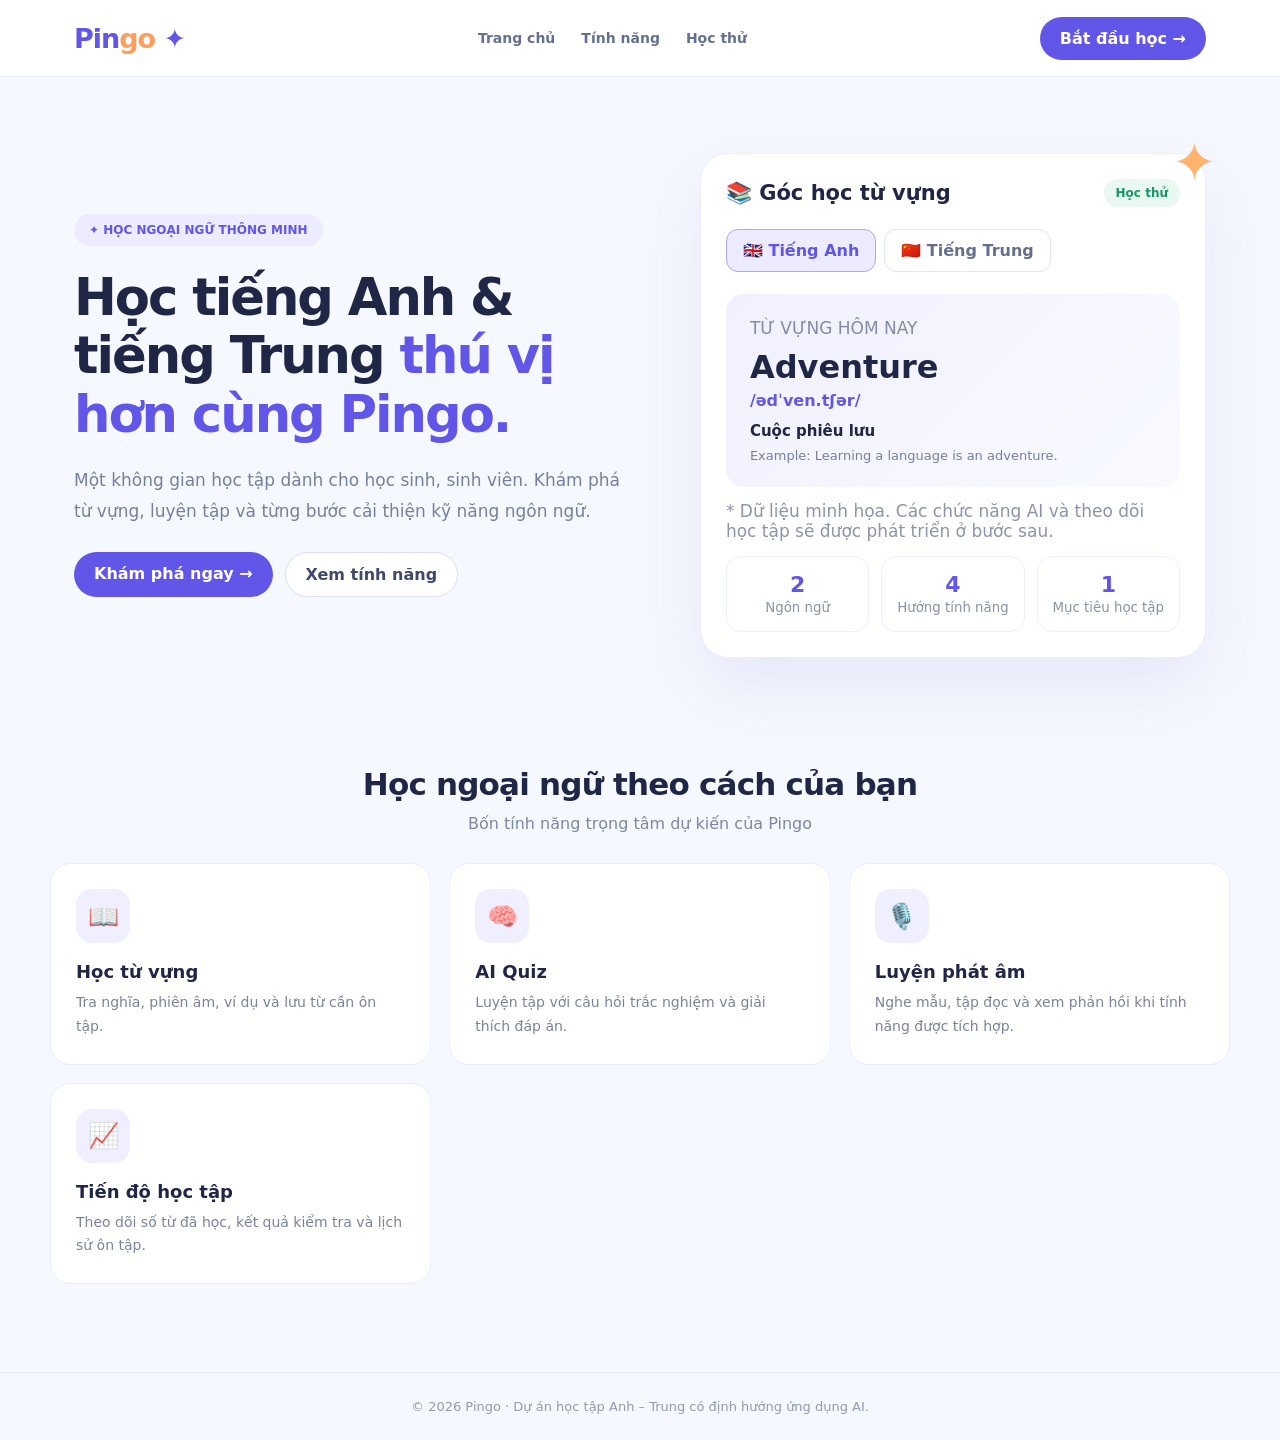
<file: pingo-index.html>
<!doctype html>
<html lang="vi">
<head>
  <meta charset="utf-8">
  <meta name="viewport" content="width=device-width, initial-scale=1">
  <meta name="theme-color" content="#f6f8ff">
  <title>Pingo | Học tiếng Anh & tiếng Trung</title>
  <style>
    :root{font-family:Inter,system-ui,-apple-system,'Segoe UI',sans-serif;color:#202746;background:#f6f8ff}
    *{box-sizing:border-box}body{margin:0}button{font:inherit;cursor:pointer}a{text-decoration:none;color:inherit}
    .shell{max-width:1180px;padding:0 24px;margin:auto}.topbar{background:#fff;border-bottom:1px solid #e8ebf8}
    nav{height:76px;display:flex;justify-content:space-between;align-items:center;gap:20px}
    .brand{font-size:27px;font-weight:850;color:#6256e9;letter-spacing:-1px}.brand span{color:#ff9d5c}
    .links{display:flex;gap:26px;font-weight:600;color:#65708f;font-size:14px}.links a:hover{color:#6256e9}
    .pill{border:0;border-radius:999px;background:#6256e9;color:#fff;padding:12px 20px;font-weight:700}
    .hero{display:grid;grid-template-columns:1.13fr 1fr;gap:54px;align-items:center;padding-top:76px;padding-bottom:73px}
    .eyebrow{display:inline-block;color:#6256e9;background:#ecebff;border-radius:50px;padding:9px 15px;font-weight:800;font-size:12px}
    h1{font-size:clamp(35px,4vw,56px);line-height:1.14;letter-spacing:-2px;margin:22px 0}h1 em{font-style:normal;color:#6256e9}
    .muted{color:#75809d;line-height:1.8}p{margin-top:0}.hero p{font-size:17px;max-width:560px}
    .actions{display:flex;flex-wrap:wrap;gap:12px;margin-top:26px}.secondary{border:1px solid #dbe0f6;background:white;border-radius:999px;padding:12px 20px;font-weight:700;color:#40496b}
    .preview{background:#fff;border:1px solid #ebedfc;border-radius:28px;padding:25px;box-shadow:0 28px 65px #5b63b51a;position:relative}
    .preview::after{content:'✦';position:absolute;right:-12px;top:-23px;color:#ffb36d;font-size:54px}.preview-head{display:flex;align-items:center;justify-content:space-between;gap:12px}
    .preview h2{margin:0;font-size:21px}.tag{background:#e9f8f0;color:#189568;border-radius:50px;padding:7px 12px;font-size:12px;font-weight:800}
    .language-choice{display:flex;gap:8px;margin:22px 0}.lang{border:1px solid #e1e5f4;border-radius:12px;padding:11px 16px;background:#fff;font-weight:750;color:#66708d}.lang[aria-pressed="true"]{background:#ecebff;color:#6256e9;border-color:#aaa5fd}
    .word{border-radius:18px;background:linear-gradient(135deg,#f1f0ff,#f8faff);padding:24px}.word-label{font-size:12px;color:#838ca4;margin:0 0 10px}.word h3{font-size:32px;margin:0 0 5px}.word .reading{color:#6658dc;font-weight:700;margin-bottom:12px}.word .meaning{font-size:15px;font-weight:750;margin-bottom:8px}.word .example{color:#75809d;font-size:13px;margin:0}
    .demo-note{font-size:12px;color:#8b94aa;margin:14px 0 0}.stats{display:grid;grid-template-columns:repeat(3,1fr);gap:12px;margin-top:15px}.stat{background:#fff;border:1px solid #edf0fb;border-radius:15px;padding:15px 10px;text-align:center}.stat b{display:block;color:#6256e9;font-size:22px}.stat small{color:#8891a8}
    section.features{padding:35px 0 88px}section h2.center{text-align:center;font-size:31px;letter-spacing:-.8px;margin:0 0 12px}.centerline{text-align:center;color:#7c87a1;margin:0 0 30px}
    .cards{display:grid;grid-template-columns:repeat(3,1fr);gap:18px}.card{padding:25px;background:#fff;border:1px solid #e9edfa;border-radius:20px}.emoji{width:54px;height:54px;display:grid;place-items:center;background:#f0efff;border-radius:16px;font-size:25px;margin-bottom:18px}.card h3{font-size:18px;margin:0 0 9px}.card p{color:#79839c;font-size:14px;line-height:1.7;margin:0}
    footer{padding:26px;text-align:center;border-top:1px solid #e7eafa;color:#919ab0;font-size:13px}
    @media(max-width:850px){.hero{grid-template-columns:1fr;gap:30px;padding-top:45px}.links{display:none}.cards{grid-template-columns:repeat(2,1fr)}}
    @media(max-width:540px){.shell{padding:0 16px}.cards{grid-template-columns:1fr}.preview{padding:18px}.hero{padding-bottom:36px}h1{letter-spacing:-1px}.stats{gap:6px}.stat{padding:12px 6px}}
  </style>
</head>
<body>
  <header class="topbar"><nav class="shell" aria-label="Điều hướng chính"><a href="#home" class="brand">Pin<span>go</span> ✦</a><div class="links"><a href="#home">Trang chủ</a><a href="#features">Tính năng</a><a href="#demo">Học thử</a></div><a class="pill" href="#demo">Bắt đầu học →</a></nav></header>
  <main>
    <div class="shell hero" id="home">
      <div><span class="eyebrow">✦ HỌC NGOẠI NGỮ THÔNG MINH</span><h1>Học tiếng Anh & tiếng Trung <em>thú vị hơn cùng Pingo.</em></h1><p class="muted">Một không gian học tập dành cho học sinh, sinh viên. Khám phá từ vựng, luyện tập và từng bước cải thiện kỹ năng ngôn ngữ.</p><div class="actions"><a class="pill" href="#demo">Khám phá ngay →</a><a class="secondary" href="#features">Xem tính năng</a></div></div>
      <div class="preview" id="demo"><div class="preview-head"><h2>📚 Góc học từ vựng</h2><span class="tag">Học thử</span></div><div class="language-choice" role="group" aria-label="Chọn ngôn ngữ"><button class="lang" id="en" aria-pressed="true">🇬🇧 Tiếng Anh</button><button class="lang" id="zh" aria-pressed="false">🇨🇳 Tiếng Trung</button></div><div class="word" aria-live="polite"><p class="word-label">TỪ VỰNG HÔM NAY</p><h3 id="term">Adventure</h3><div class="reading" id="reading">/ədˈven.tʃər/</div><div class="meaning" id="meaning">Cuộc phiêu lưu</div><p class="example" id="example">Example: Learning a language is an adventure.</p></div><p class="demo-note">* Dữ liệu minh họa. Các chức năng AI và theo dõi học tập sẽ được phát triển ở bước sau.</p><div class="stats"><div class="stat"><b>2</b><small>Ngôn ngữ</small></div><div class="stat"><b>4</b><small>Hướng tính năng</small></div><div class="stat"><b>1</b><small>Mục tiêu học tập</small></div></div></div>
    </div>
    <section class="features shell" id="features"><h2 class="center">Học ngoại ngữ theo cách của bạn</h2><p class="centerline">Bốn tính năng trọng tâm dự kiến của Pingo</p><div class="cards"><article class="card"><div class="emoji">📖</div><h3>Học từ vựng</h3><p>Tra nghĩa, phiên âm, ví dụ và lưu từ cần ôn tập.</p></article><article class="card"><div class="emoji">🧠</div><h3>AI Quiz</h3><p>Luyện tập với câu hỏi trắc nghiệm và giải thích đáp án.</p></article><article class="card"><div class="emoji">🎙️</div><h3>Luyện phát âm</h3><p>Nghe mẫu, tập đọc và xem phản hồi khi tính năng được tích hợp.</p></article><article class="card"><div class="emoji">📈</div><h3>Tiến độ học tập</h3><p>Theo dõi số từ đã học, kết quả kiểm tra và lịch sử ôn tập.</p></article></div></section>
  </main><footer>© 2026 Pingo · Dự án học tập Anh – Trung có định hướng ứng dụng AI.</footer>
  <script>
    const samples={en:{term:'Adventure',reading:'/ədˈven.tʃər/',meaning:'Cuộc phiêu lưu',example:'Example: Learning a language is an adventure.'},zh:{term:'学习',reading:'xuéxí',meaning:'Học tập',example:'Ví dụ: 我喜欢学习中文。 (Tôi thích học tiếng Trung.)'}};
    function showLanguage(language){const d=samples[language];for(const field of ['term','reading','meaning','example'])document.getElementById(field).textContent=d[field];for(const code of ['en','zh'])document.getElementById(code).setAttribute('aria-pressed',String(code===language));}
    document.getElementById('en').addEventListener('click',()=>showLanguage('en'));
    document.getElementById('zh').addEventListener('click',()=>showLanguage('zh'));
  </script>
</body>
</html>
</file>
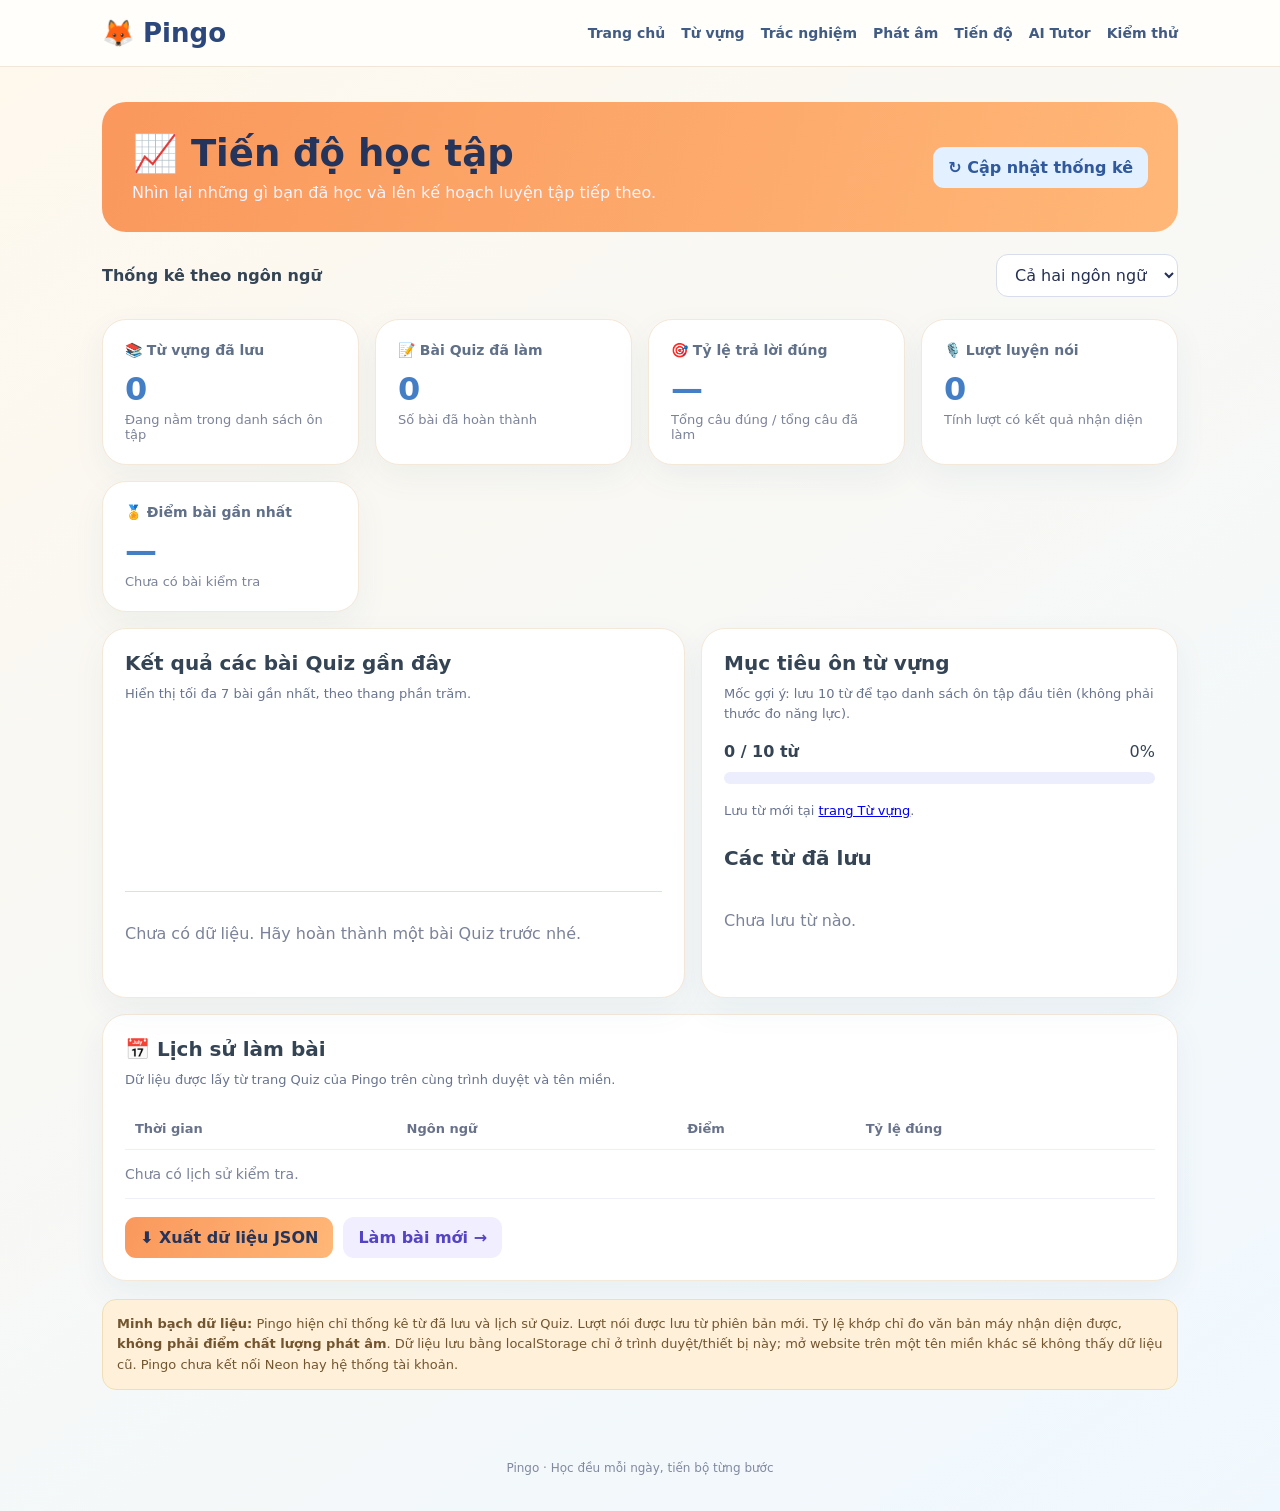
<file: progress.html>
<!doctype html>
<html lang="vi">
<head>
<meta charset="utf-8">
<meta name="viewport" content="width=device-width,initial-scale=1">
<title>Pingo | Tiến độ học tập</title>
<style>
:root{font-family:Inter,system-ui,-apple-system,Segoe UI,sans-serif;color:#202647;background:#f5f7ff}
*{box-sizing:border-box}body{margin:0}header{background:#fff;border-bottom:1px solid #e6e8f2}
.nav{max-width:1120px;margin:auto;display:flex;justify-content:space-between;align-items:center;gap:14px;padding:18px 22px;flex-wrap:wrap}
.logo{font-size:26px;font-weight:850;color:#6354df;text-decoration:none}nav{display:flex;gap:16px;flex-wrap:wrap}
nav a{color:#58617e;text-decoration:none;font-weight:600;font-size:14px}nav a:hover{color:#5945cf}
main{max-width:1120px;margin:35px auto;padding:0 22px}
.hero{background:linear-gradient(112deg,#6251dc,#4f8ee8);border-radius:24px;color:white;padding:30px;display:flex;justify-content:space-between;align-items:center;flex-wrap:wrap;gap:15px}
.hero h1{font-size:clamp(26px,4vw,37px);margin:0 0 8px}.hero p{margin:0;color:#f3f4ff}
button,select{font:inherit}button{cursor:pointer;border:none;border-radius:11px;padding:11px 15px;font-weight:700}
.refresh{background:#fff;color:#4c42ab}
.toolbar{margin:22px 0;display:flex;align-items:center;justify-content:space-between;flex-wrap:wrap;gap:10px}
.toolbar label{font-weight:700}select{border:1px solid #d8dcec;background:#fff;border-radius:12px;padding:10px 14px;color:#253052}
small,.muted{color:#69738d}.stats{display:grid;grid-template-columns:repeat(4,minmax(0,1fr));gap:16px}
.panel,.stat{background:white;border:1px solid #e6e9f3;border-radius:19px;padding:22px;box-shadow:0 9px 28px #29357308}
.stat .number{font-size:32px;color:#5e51d8;font-weight:850;margin:12px 0 4px}.stat .label{font-size:14px;color:#607089;font-weight:650}
.stat p{margin:0;font-size:13px;color:#7b8399}
.two{display:grid;grid-template-columns:1.1fr .9fr;gap:16px;margin-top:16px}
h2{margin:0 0 9px;font-size:20px}.help{font-size:13px;color:#68738e;line-height:1.55;margin:0 0 18px}
.bar-track{height:12px;background:#edeefd;border-radius:30px;overflow:hidden;margin:11px 0 6px}
.bar{background:linear-gradient(90deg,#6854e5,#4c93eb);height:100%;width:0%;border-radius:30px}
.flex{display:flex;justify-content:space-between;gap:12px;align-items:center}
#chart{height:170px;display:flex;align-items:end;gap:12px;border-bottom:1px solid #d9dfee;padding-top:24px;margin-bottom:8px}
.chart-col{flex:1;min-width:0;display:flex;flex-direction:column;align-items:center;justify-content:end;height:100%;gap:7px}
.chart-bar{width:min(44px,100%);background:linear-gradient(180deg,#8869ed,#5b96e7);min-height:0;border-radius:9px 9px 0 0}
.chart-label{font-size:12px;color:#67728d;white-space:nowrap}
.words{display:flex;gap:8px;flex-wrap:wrap}
.word{display:inline-block;border-radius:100px;padding:8px 11px;color:#4d46a6;background:#f1efff;font-size:13px;font-weight:700}
.full{margin-top:16px}.empty{padding:16px 0;color:#7b8399}
table{border-collapse:collapse;width:100%;font-size:14px}th,td{text-align:left;padding:13px 10px;border-bottom:1px solid #edf0f6}th{color:#68738b;font-size:13px}
.table-wrap{overflow:auto}.actions{display:flex;gap:10px;flex-wrap:wrap;margin-top:18px}.outline{background:#f1efff;color:#5443c4}
.notice{background:#fffaed;border:1px solid #f0dfb6;color:#79612f;border-radius:14px;padding:14px;margin-top:18px;line-height:1.55;font-size:13px}
footer{text-align:center;color:#8189a0;font-size:12px;padding:36px 15px}
@media(max-width:900px){.stats{grid-template-columns:repeat(2,1fr)}.two{grid-template-columns:1fr}}
@media(max-width:550px){.stats{grid-template-columns:1fr 1fr;gap:10px}.stat{padding:15px}.stat .number{font-size:27px}.hero{padding:23px}th,td{padding:10px 7px}}
</style>
<style>
:root{--sky:#7db3ff;--peach:#ffb277;--cream:#fff8ed;--ink:#344454;--lav:#c9b8ff}
body{background:linear-gradient(145deg,#fff8ed,#f0f8ff)!important;color:var(--ink)!important}
header{background:#fffefb!important;border-color:#f1e7d9!important}header strong,.logo{color:#2b477c!important}
nav a{color:#415b83!important}nav a:hover{color:#f28b43!important}
.eyebrow{color:#f28b43!important}.panel,.stat{border-color:#f4e8d9!important;box-shadow:0 12px 32px #355d8710!important}
button,.hero{background:linear-gradient(110deg,#fa985d,#ffb777)!important;color:#24345a!important}
button.secondary,.refresh{background:#e2f0ff!important;color:#30589d!important}
.reading,.score,.stat .number{color:#447fc5!important}
.status,.word{background:#edf6ff!important;color:#33577e!important}
.notice{background:#fff0d9!important;color:#72552f!important}
.card,.panel,.stat{border-radius:24px!important}
button:focus-visible,a:focus-visible,select:focus-visible{outline:3px solid #7db3ff;outline-offset:3px}
</style></head>
<body>
<header><div class="nav"><a class="logo" href="index.html">🦊 Pingo</a><nav>
<a href="index.html">Trang chủ</a><a href="vocabulary.html">Từ vựng</a><a href="quiz.html">Trắc nghiệm</a><a href="pronunciation.html">Phát âm</a><a href="progress.html" aria-current="page">Tiến độ</a>
<a href="tutor.html">AI Tutor</a><a href="test.html">Kiểm thử</a></nav></div></header>
<main>
<section class="hero"><div><h1>📈 Tiến độ học tập</h1><p>Nhìn lại những gì bạn đã học và lên kế hoạch luyện tập tiếp theo.</p></div><button class="refresh" id="refresh">↻ Cập nhật thống kê</button></section>
<div class="toolbar"><label for="language">Thống kê theo ngôn ngữ</label><select id="language"><option value="all">Cả hai ngôn ngữ</option><option value="en">Tiếng Anh</option><option value="zh">Tiếng Trung</option></select></div>
<section class="stats" aria-live="polite">
<div class="stat"><div class="label">📚 Từ vựng đã lưu</div><div class="number" id="savedCount">0</div><p>Đang nằm trong danh sách ôn tập</p></div>
<div class="stat"><div class="label">📝 Bài Quiz đã làm</div><div class="number" id="quizCount">0</div><p>Số bài đã hoàn thành</p></div>
<div class="stat"><div class="label">🎯 Tỷ lệ trả lời đúng</div><div class="number" id="accuracy">—</div><p>Tổng câu đúng / tổng câu đã làm</p></div>
<div class="stat"><div class="label">🎙️ Lượt luyện nói</div><div class="number" id="speakingCount">0</div><p>Tính lượt có kết quả nhận diện</p></div><div class="stat"><div class="label">🏅 Điểm bài gần nhất</div><div class="number" id="lastScore">—</div><p id="lastDetail">Chưa có bài kiểm tra</p></div>
</section>
<section class="two">
<div class="panel"><h2>Kết quả các bài Quiz gần đây</h2><p class="help">Hiển thị tối đa 7 bài gần nhất, theo thang phần trăm.</p><div id="chart" role="img" aria-label="Biểu đồ điểm các bài trắc nghiệm gần đây"></div><p id="chartEmpty" class="empty" hidden>Chưa có dữ liệu. Hãy hoàn thành một bài Quiz trước nhé.</p></div>
<div class="panel"><h2>Mục tiêu ôn từ vựng</h2><p class="help">Mốc gợi ý: lưu 10 từ để tạo danh sách ôn tập đầu tiên (không phải thước đo năng lực).</p><div class="flex"><strong id="goalText">0 / 10 từ</strong><span id="goalPercent">0%</span></div><div class="bar-track"><div class="bar" id="goalBar"></div></div><p class="help" style="margin-top:17px">Lưu từ mới tại <a href="vocabulary.html">trang Từ vựng</a>.</p><h2 style="margin-top:25px">Các từ đã lưu</h2><div class="words" id="words"></div></div>
</section>
<section class="panel full"><h2>📅 Lịch sử làm bài</h2><p class="help">Dữ liệu được lấy từ trang Quiz của Pingo trên cùng trình duyệt và tên miền.</p><div class="table-wrap"><table><thead><tr><th>Thời gian</th><th>Ngôn ngữ</th><th>Điểm</th><th>Tỷ lệ đúng</th></tr></thead><tbody id="historyRows"></tbody></table></div><div class="actions"><button class="outline" id="export">⬇ Xuất dữ liệu JSON</button><a class="outline" style="text-decoration:none;padding:11px 15px;border-radius:11px;font-weight:700" href="quiz.html">Làm bài mới →</a></div></section>
<div class="notice"><strong>Minh bạch dữ liệu:</strong> Pingo hiện chỉ thống kê từ đã lưu và lịch sử Quiz. Lượt nói được lưu từ phiên bản mới. Tỷ lệ khớp chỉ đo văn bản máy nhận diện được, <strong>không phải điểm chất lượng phát âm</strong>. Dữ liệu lưu bằng localStorage chỉ ở trình duyệt/thiết bị này; mở website trên một tên miền khác sẽ không thấy dữ liệu cũ. Pingo chưa kết nối Neon hay hệ thống tài khoản.</div>
</main><footer>Pingo · Học đều mỗi ngày, tiến bộ từng bước</footer>
<script>
"use strict";
const $=id=>document.getElementById(id);
const wordLabels={
"en-hello":"hello","en-learn":"learn","en-book":"book","en-friend":"friend","en-school":"school","en-practice":"practice",
"zh-nihao":"你好","zh-xuexi":"学习","zh-pengyou":"朋友","zh-xiexie":"谢谢","zh-laoshi":"老师","zh-xuesheng":"学生"
};
function readArray(key){
  try {const value=JSON.parse(localStorage.getItem(key)||"[]");return Array.isArray(value)?value:[]} catch{return []}
}
function load(){
  const language=$("language").value;
  const words=[...new Set(readArray("pingo.savedWords").filter(x=>typeof x==="string"))].filter(id=>language==="all"||id.startsWith(language+"-"));
  const speaking=readArray("pingo.speakingHistory").filter(x=>x&&["en","zh"].includes(x.language)&&Number.isFinite(x.match)).filter(x=>language==="all"||x.language===language);
  $("speakingCount").textContent=speaking.length;
  const history=readArray("pingo.quizHistory").filter(x=>x&&typeof x==="object"&&["en","zh"].includes(x.language)&&Number.isFinite(x.score)&&Number.isFinite(x.total)&&x.total>0&&x.score>=0&&x.score<=x.total)
    .filter(x=>language==="all"||x.language===language).sort((a,b)=>new Date(a.date)-new Date(b.date));
  const total=history.reduce((n,x)=>n+x.total,0),correct=history.reduce((n,x)=>n+x.score,0),last=history.at(-1);
  $("savedCount").textContent=words.length;
  $("quizCount").textContent=history.length;
  $("accuracy").textContent=total?Math.round(correct/total*100)+"%":"—";
  $("lastScore").textContent=last?last.score+"/"+last.total:"—";
  $("lastDetail").textContent=last?(last.language==="en"?"Tiếng Anh":"Tiếng Trung"):"Chưa có bài kiểm tra";
  const pct=Math.min(100,Math.round(words.length/10*100));
  $("goalText").textContent=words.length+" / 10 từ";$("goalPercent").textContent=pct+"%";$("goalBar").style.width=pct+"%";
  $("words").replaceChildren();
  if(!words.length){const p=document.createElement("p");p.className="empty";p.textContent="Chưa lưu từ nào."; $("words").append(p)}
  for(const w of words){const span=document.createElement("span");span.className="word";span.textContent=wordLabels[w]||w;$("words").append(span)}
  $("chart").replaceChildren();const recent=history.slice(-7);$("chartEmpty").hidden=recent.length>0;
  $("chart").hidden=recent.length===0;
  for(const [i,item] of recent.entries()){
    const col=document.createElement("div");col.className="chart-col";
    const score=document.createElement("strong");score.className="chart-label";score.textContent=Math.round(item.score/item.total*100)+"%";
    const bar=document.createElement("div");bar.className="chart-bar";bar.style.height=(item.score/item.total*100)+"%";
    const label=document.createElement("span");label.className="chart-label";label.textContent=(item.language==="en"?"EN":"ZH")+" "+(i+1);
    col.append(score,bar,label);$("chart").append(col);
  }
  const rows=$("historyRows");rows.replaceChildren();
  if(!history.length){const row=document.createElement("tr");const cell=document.createElement("td");cell.colSpan=4;cell.className="empty";cell.textContent="Chưa có lịch sử kiểm tra.";row.append(cell);rows.append(row)}
  for(const item of history.slice().reverse().slice(0,20)){
    const row=document.createElement("tr");
    const date=new Date(item.date),values=[
      Number.isNaN(date.valueOf())?"Không rõ":date.toLocaleString("vi-VN"),
      item.language==="en"?"Tiếng Anh":"Tiếng Trung",
      `${item.score}/${item.total}`,
      Math.round(item.score/item.total*100)+"%"
    ];
    for(const value of values){const td=document.createElement("td");td.textContent=value;row.append(td)}rows.append(row);
  }
  $("export").onclick=()=>{
    const snapshot={exportedAt:new Date().toISOString(),language,savedWords:words,quizHistory:history,speakingHistory:speaking,note:"Dữ liệu lấy từ localStorage của Pingo trên thiết bị hiện tại."};
    const blob=new Blob([JSON.stringify(snapshot,null,2)],{type:"application/json"});
    const url=URL.createObjectURL(blob),a=document.createElement("a");
    a.href=url;a.download="pingo-progress.json";a.click();setTimeout(()=>URL.revokeObjectURL(url),1000);
  };
}
$("language").addEventListener("change",load);$("refresh").addEventListener("click",load);
window.addEventListener("storage",load);load();
</script></body></html>
</file>
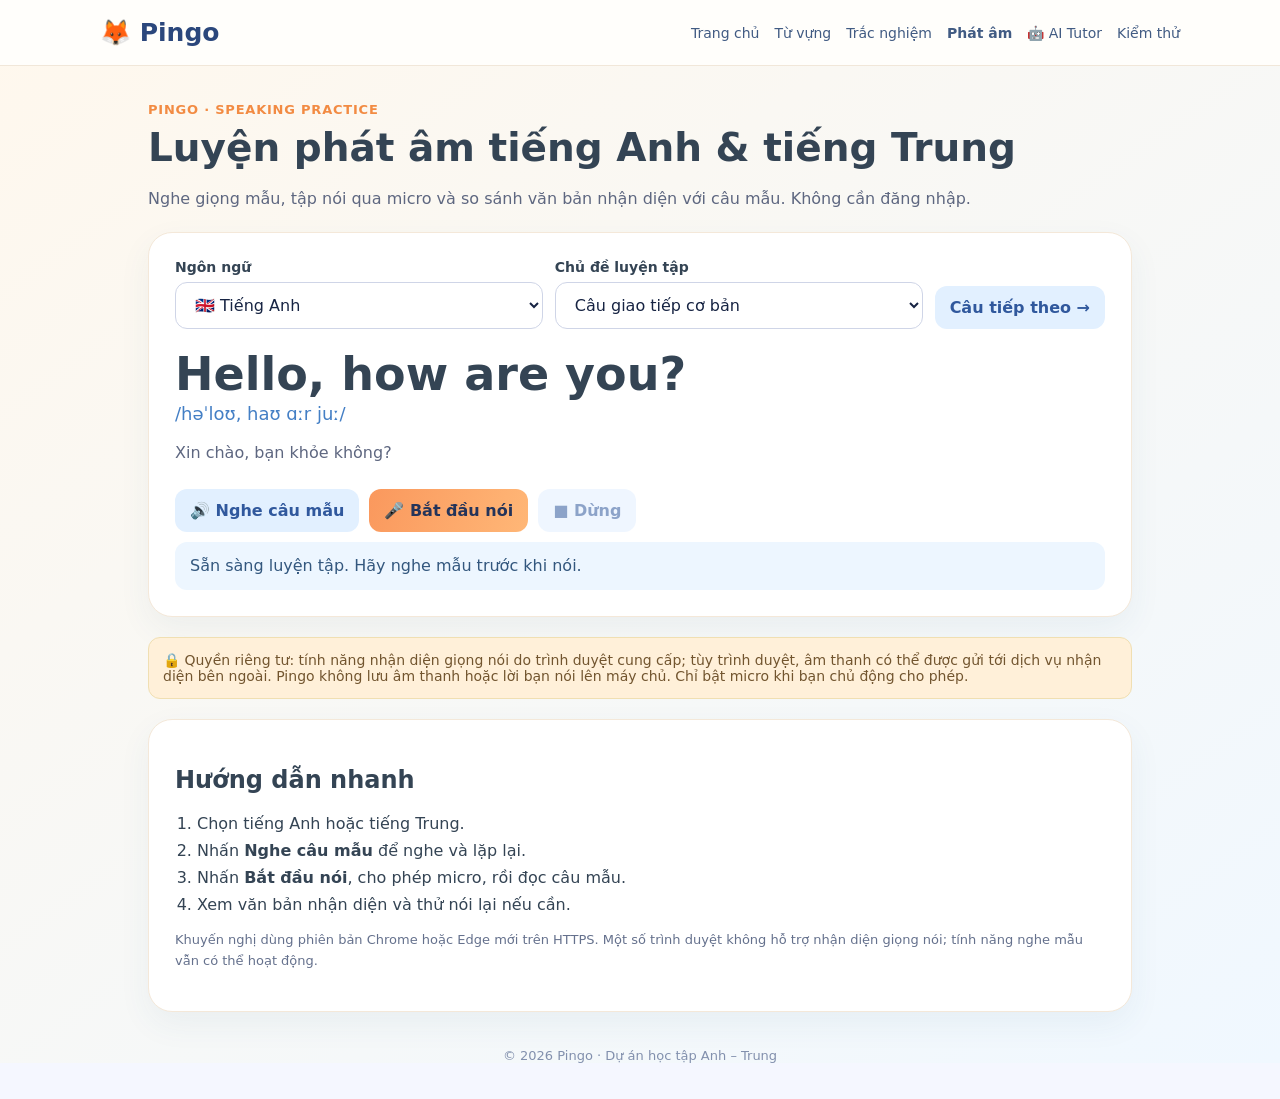
<file: pronunciation.html>
<!doctype html>
<html lang="vi">
<head>
<meta charset="UTF-8"><meta name="viewport" content="width=device-width, initial-scale=1">
<title>Pingo | Luyện phát âm Anh - Trung</title>
<style>
:root{font-family:system-ui,-apple-system,Segoe UI,sans-serif;color:#172443;background:#f5f7ff}*{box-sizing:border-box}body{margin:0}a{color:inherit;text-decoration:none}header{background:white;border-bottom:1px solid #e6e9f4;padding:18px max(5%,calc((100% - 1080px)/2));display:flex;align-items:center;justify-content:space-between;gap:12px}header strong{font-size:25px;color:#6356df}nav{display:flex;gap:15px;flex-wrap:wrap;font-size:14px}nav a:hover{color:#6453d9}main{max-width:1020px;margin:36px auto;padding:0 18px}.eyebrow{font-size:13px;letter-spacing:.06em;color:#6654d8;font-weight:700}h1{font-size:clamp(28px,4vw,39px);margin:8px 0}p{line-height:1.6;color:#5e6780}.panel{background:white;border:1px solid #e5e9f7;border-radius:22px;padding:26px;margin:20px 0;box-shadow:0 9px 35px #27336409}.controls{display:flex;flex-wrap:wrap;gap:12px;align-items:end}.field{display:flex;flex-direction:column;gap:7px;flex:1;min-width:190px}label{font-size:14px;font-weight:650}select,button{font:inherit;border-radius:12px;padding:12px 15px}select{background:#fff;border:1px solid #cfd5e7;color:#172443;width:100%}button{border:0;background:#6256dc;color:white;cursor:pointer;font-weight:650}button.secondary{background:#eeecff;color:#5045ba}button:disabled{opacity:.55;cursor:not-allowed}.phrase{font-size:clamp(28px,5vw,46px);font-weight:750;margin:18px 0 2px;overflow-wrap:anywhere}.reading{font-size:18px;color:#6356d9}.meaning{font-size:16px}.actions{display:flex;flex-wrap:wrap;gap:10px;margin:24px 0 10px}.status{padding:12px 15px;border-radius:12px;background:#f1f4ff;color:#33426a;min-height:48px;line-height:1.5}.feedback{display:none}.feedback.visible{display:block}.score{font-size:28px;font-weight:800;color:#6256dc}.muted{font-size:13px;color:#65718d}.notice{background:#fff8e8;border:1px solid #f0dfb2;padding:14px;border-radius:12px;font-size:14px;color:#785e24}ol{padding-left:22px}li{margin:8px 0}footer{text-align:center;font-size:13px;margin:36px 0;color:#8290ad}@media(max-width:550px){header{align-items:flex-start;flex-direction:column}.panel{padding:19px}}
</style>
<style>
:root{--sky:#7db3ff;--peach:#ffb277;--cream:#fff8ed;--ink:#344454;--lav:#c9b8ff}
body{background:linear-gradient(145deg,#fff8ed,#f0f8ff)!important;color:var(--ink)!important}
header{background:#fffefb!important;border-color:#f1e7d9!important}header strong,.logo{color:#2b477c!important}
nav a{color:#415b83!important}nav a:hover{color:#f28b43!important}
.eyebrow{color:#f28b43!important}.panel,.stat{border-color:#f4e8d9!important;box-shadow:0 12px 32px #355d8710!important}
button,.hero{background:linear-gradient(110deg,#fa985d,#ffb777)!important;color:#24345a!important}
button.secondary,.refresh{background:#e2f0ff!important;color:#30589d!important}
.reading,.score,.stat .number{color:#447fc5!important}
.status,.word{background:#edf6ff!important;color:#33577e!important}
.notice{background:#fff0d9!important;color:#72552f!important}
.card,.panel,.stat{border-radius:24px!important}
button:focus-visible,a:focus-visible,select:focus-visible{outline:3px solid #7db3ff;outline-offset:3px}
</style></head>
<body>
<header><strong>🦊 Pingo</strong><nav><a href="index.html">Trang chủ</a><a href="vocabulary.html">Từ vựng</a><a href="quiz.html">Trắc nghiệm</a><a href="pronunciation.html" aria-current="page"><b>Phát âm</b></a><a href="tutor.html">🤖 AI Tutor</a><a href="test.html">Kiểm thử</a></nav></header>
<main>
<div class="eyebrow">PINGO · SPEAKING PRACTICE</div><h1>Luyện phát âm tiếng Anh & tiếng Trung</h1><p>Nghe giọng mẫu, tập nói qua micro và so sánh văn bản nhận diện với câu mẫu. Không cần đăng nhập.</p>
<section class="panel">
<div class="controls"><div class="field"><label for="language">Ngôn ngữ</label><select id="language"><option value="en-US">🇬🇧 Tiếng Anh</option><option value="zh-CN">🇨🇳 Tiếng Trung (Phổ thông)</option></select></div><div class="field"><label for="level">Chủ đề luyện tập</label><select id="level"><option value="basic">Câu giao tiếp cơ bản</option><option value="study">Học tập và cuộc sống</option></select></div><button class="secondary" id="next">Câu tiếp theo →</button></div>
<div id="phrase" class="phrase"></div><div id="reading" class="reading"></div><p id="meaning" class="meaning"></p>
<div class="actions"><button id="listen" class="secondary">🔊 Nghe câu mẫu</button><button id="speak">🎤 Bắt đầu nói</button><button id="stop" class="secondary" disabled>■ Dừng</button></div>
<div id="status" class="status" role="status" aria-live="polite">Chọn “Nghe câu mẫu”, sau đó nhấn “Bắt đầu nói”.</div>
</section>
<section id="feedback" class="panel feedback" aria-live="polite"><h2>Kết quả luyện tập</h2><p><b>Máy đã nhận diện:</b> <span id="recognized"></span></p><p><b>Mức độ khớp văn bản:</b> <span class="score" id="score"></span></p><p id="advice"></p><p class="muted">Đây là độ tương đồng giữa văn bản được nhận diện và câu mẫu, <b>không phải điểm chính xác phát âm</b>. Hệ thống có thể nhận diện sai dù bạn phát âm đúng.</p></section>
<div class="notice">🔒 Quyền riêng tư: tính năng nhận diện giọng nói do trình duyệt cung cấp; tùy trình duyệt, âm thanh có thể được gửi tới dịch vụ nhận diện bên ngoài. Pingo không lưu âm thanh hoặc lời bạn nói lên máy chủ. Chỉ bật micro khi bạn chủ động cho phép.</div>
<section class="panel"><h2>Hướng dẫn nhanh</h2><ol><li>Chọn tiếng Anh hoặc tiếng Trung.</li><li>Nhấn <b>Nghe câu mẫu</b> để nghe và lặp lại.</li><li>Nhấn <b>Bắt đầu nói</b>, cho phép micro, rồi đọc câu mẫu.</li><li>Xem văn bản nhận diện và thử nói lại nếu cần.</li></ol><p class="muted">Khuyến nghị dùng phiên bản Chrome hoặc Edge mới trên HTTPS. Một số trình duyệt không hỗ trợ nhận diện giọng nói; tính năng nghe mẫu vẫn có thể hoạt động.</p></section>
</main><footer>© 2026 Pingo · Dự án học tập Anh – Trung</footer>
<script>
'use strict';
const data={
 'en-US':{basic:[['Hello, how are you?','/həˈloʊ, haʊ ɑːr juː/','Xin chào, bạn khỏe không?'],['Thank you very much.','/θæŋk juː ˈveri mʌtʃ/','Cảm ơn bạn rất nhiều.'],['Nice to meet you.','/naɪs tə miːt juː/','Rất vui được gặp bạn.'],['Can you help me?','/kæn juː help miː/','Bạn có thể giúp tôi không?']],study:[['I study English every day.','','Tôi học tiếng Anh mỗi ngày.'],['This book is very interesting.','','Cuốn sách này rất thú vị.'],['I want to improve my speaking skills.','','Tôi muốn cải thiện kỹ năng nói.']]},
 'zh-CN':{basic:[['你好！','Nǐ hǎo!','Xin chào!'],['谢谢你。','Xièxie nǐ.','Cảm ơn bạn.'],['很高兴认识你。','Hěn gāoxìng rènshi nǐ.','Rất vui được làm quen với bạn.'],['请问，你叫什么名字？','Qǐngwèn, nǐ jiào shénme míngzi?','Xin hỏi, bạn tên gì?']],study:[['我每天学习中文。','Wǒ měitiān xuéxí Zhōngwén.','Tôi học tiếng Trung mỗi ngày.'],['这个问题不太难。','Zhège wèntí bú tài nán.','Câu hỏi này không quá khó.'],['我想练习口语。','Wǒ xiǎng liànxí kǒuyǔ.','Tôi muốn luyện nói.']]}
};
const $=id=>document.getElementById(id);let idx=0,recognition=null,active=false;
function current(){return data[$('language').value][$('level').value][idx]}
function show(){const [phrase,reading,meaning]=current();$('phrase').textContent=phrase;$('reading').textContent=reading;$('reading').style.display=reading?'block':'none';$('meaning').textContent=meaning;$('feedback').classList.remove('visible');$('status').textContent='Sẵn sàng luyện tập. Hãy nghe mẫu trước khi nói.'}
function next(){stop();idx=(idx+1)%data[$('language').value][$('level').value].length;show()}
function reset(){stop();idx=0;show()}
$('language').addEventListener('change',reset);$('level').addEventListener('change',reset);$('next').addEventListener('click',next);
$('listen').addEventListener('click',()=>{if(!('speechSynthesis' in window)){$('status').textContent='Trình duyệt này không hỗ trợ đọc văn bản.';return}speechSynthesis.cancel();const u=new SpeechSynthesisUtterance(current()[0]);u.lang=$('language').value;u.rate=.85;speechSynthesis.speak(u);$('status').textContent='Đang phát câu mẫu…'});
function normalize(s,lang){s=s.toLowerCase().normalize('NFKC').replace(/[\p{P}\p{S}]/gu,'').trim();return lang==='zh-CN'?Array.from(s.replace(/\s+/g,'')):s.split(/\s+/).filter(Boolean)}
function similarity(a,b){const n=a.length,m=b.length;if(!n&&!m)return 1;const d=Array.from({length:n+1},()=>new Array(m+1).fill(0));for(let i=0;i<=n;i++)d[i][0]=i;for(let j=0;j<=m;j++)d[0][j]=j;for(let i=1;i<=n;i++)for(let j=1;j<=m;j++)d[i][j]=Math.min(d[i-1][j]+1,d[i][j-1]+1,d[i-1][j-1]+(a[i-1]===b[j-1]?0:1));return Math.round(Math.max(0,1-d[n][m]/Math.max(n,m,1))*100)}
function stop(){if(recognition){try{recognition.abort()}catch(e){}recognition=null}active=false;$('speak').disabled=false;$('stop').disabled=true}
$('stop').addEventListener('click',()=>{if(recognition){try{recognition.stop()}catch(e){stop()}}});
$('speak').addEventListener('click',()=>{const API=window.SpeechRecognition||window.webkitSpeechRecognition;if(!API){$('status').textContent='Trình duyệt chưa hỗ trợ nhận diện giọng nói. Hãy thử Chrome/Edge cập nhật; bạn vẫn có thể nghe và nói theo câu mẫu.';return}stop();const rec=new API();recognition=rec;rec.lang=$('language').value;rec.interimResults=false;rec.continuous=false;rec.maxAlternatives=1;const original=current()[0],lang=rec.lang;rec.onstart=()=>{active=true;$('speak').disabled=true;$('stop').disabled=false;$('status').textContent='🎙️ Đang nghe… Hãy đọc câu mẫu rõ ràng.'};rec.onresult=e=>{const transcript=e.results[0][0].transcript;const pct=similarity(normalize(original,lang),normalize(transcript,lang));$('recognized').textContent=transcript;$('score').textContent=pct+'%';$('advice').textContent=pct>=85?'Văn bản nhận diện gần với câu mẫu. Thử tăng độ trôi chảy và luyện thêm ngữ điệu.':pct>=55?'Một vài từ chưa khớp. Hãy nghe lại và luyện theo từng cụm.':'Văn bản nhận diện khác khá nhiều. Bạn có thể nghe mẫu và thử nói lại ở nơi yên tĩnh.';$('feedback').classList.add('visible');$('status').textContent='Đã hoàn thành lượt nói.';
try{let h=JSON.parse(localStorage.getItem('pingo.speakingHistory')||'[]');if(!Array.isArray(h))h=[];h.push({date:new Date().toISOString(),language:lang==='zh-CN'?'zh':'en',target:original,recognized:transcript,match:pct});localStorage.setItem('pingo.speakingHistory',JSON.stringify(h.slice(-50)))}catch(e){console.warn('Không lưu được kết quả luyện nói')}};rec.onerror=e=>{$('status').textContent= e.error==='not-allowed'?'Micro bị từ chối. Hãy cấp quyền micro cho website trong trình duyệt.':e.error==='no-speech'?'Không nghe thấy tiếng nói. Hãy kiểm tra micro và thử lại.':'Không nhận diện được giọng nói ('+e.error+'). Thử lại hoặc đổi trình duyệt.'};rec.onend=()=>{if(recognition===rec)stop()};try{rec.start()}catch(e){$('status').textContent='Không thể bắt đầu nhận diện. Vui lòng thử lại.';stop()}});
show();
</script></body></html>
</file>
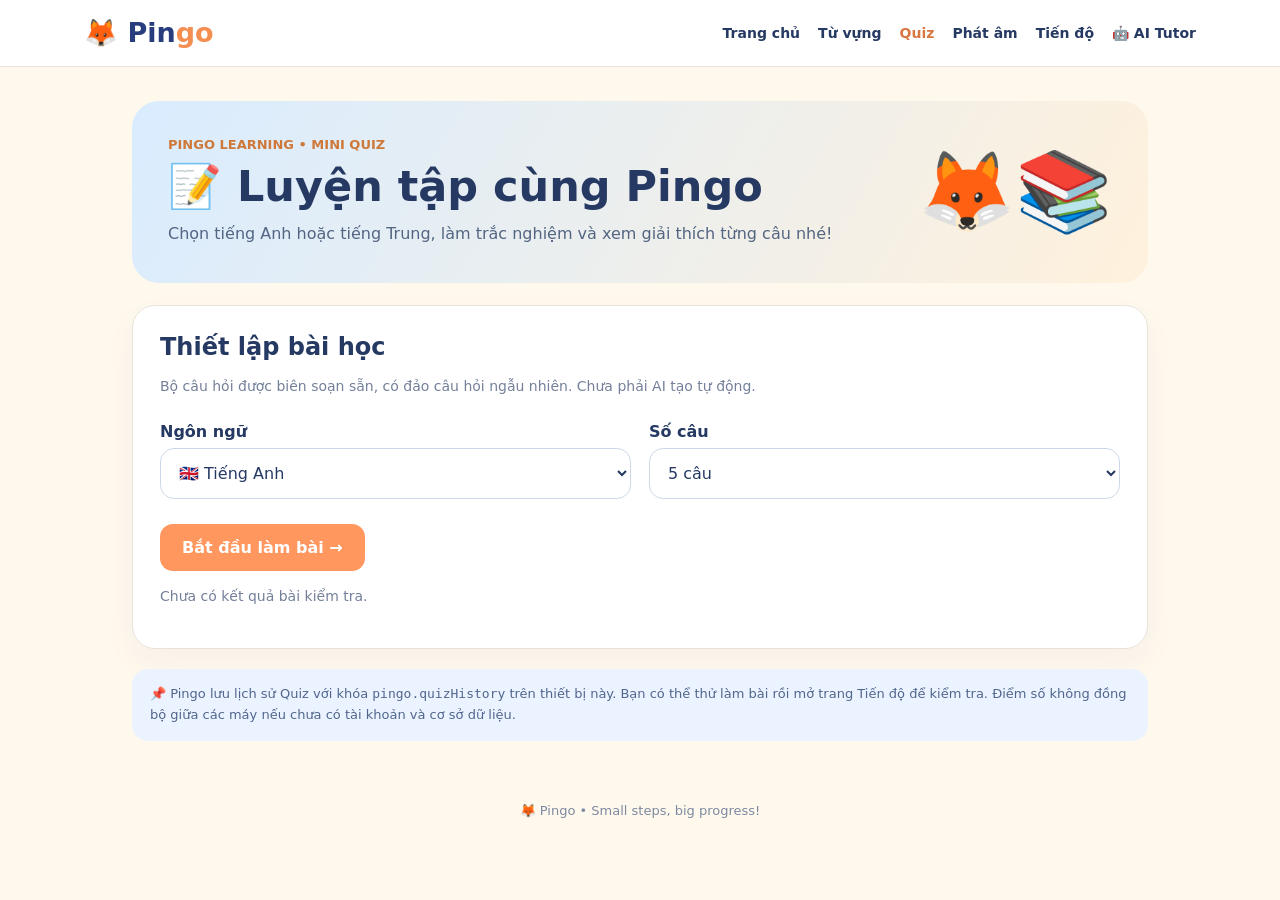
<file: quiz.html>
<!doctype html><html lang="vi"><head><meta charset="utf-8"><meta name="viewport" content="width=device-width,initial-scale=1"><title>Pingo | Quiz Anh – Trung</title><style>
:root{--ink:#253963;--orange:#ffb277;--blue:#7db3ff;--cream:#fff8ed;--lilac:#ede5ff;--line:#e9e3dc}*{box-sizing:border-box}body{margin:0;background:var(--cream);color:var(--ink);font:16px system-ui,-apple-system,Segoe UI,sans-serif}a{text-decoration:none;color:inherit}header{background:#fff;border-bottom:1px solid var(--line)}nav{max-width:1160px;margin:auto;padding:17px 24px;display:flex;align-items:center;justify-content:space-between;gap:16px;flex-wrap:wrap}.logo{font-size:27px;font-weight:900;color:#273d7d}.logo span{color:#f48e51}.links{display:flex;gap:18px;flex-wrap:wrap;font-size:14px;font-weight:700}.links a:hover,.links a[aria-current]{color:#d77842}main{max-width:1060px;margin:34px auto;padding:0 22px}.hero{background:linear-gradient(120deg,#d9ecff,#fff1dc);padding:36px;border-radius:27px;display:flex;align-items:center;justify-content:space-between;gap:15px}.hero h1{font-size:clamp(27px,4vw,43px);margin:9px 0}.hero p{color:#536582;line-height:1.6;margin:0}.hero .mascot{font-size:78px;flex-shrink:0}.eyebrow{color:#ce7839;font-size:13px;font-weight:800}.panel{background:#fff;border:1px solid var(--line);padding:27px;border-radius:23px;margin-top:22px;box-shadow:0 14px 35px #2a38620a}.panel h2{margin:0 0 9px}.muted{color:#74809a;font-size:14px;line-height:1.6}.fields{display:grid;grid-template-columns:1fr 1fr;gap:18px;margin:25px 0}label{font-weight:750;display:block;margin-bottom:7px}select{padding:14px;border:1px solid #cdd7e9;border-radius:14px;width:100%;font:inherit;background:white;color:var(--ink)}button{font:inherit;cursor:pointer}.primary{background:#ff975f;color:#fff;border:0;border-radius:13px;padding:14px 22px;font-weight:800}.primary:hover{background:#ef854a}.secondary{border:1px solid #d5def0;background:#f3f6ff;color:#314986;padding:12px 17px;border-radius:13px;font-weight:750}.hidden{display:none!important}.bar-shell{height:10px;background:#edf1fb;border-radius:100px;overflow:hidden;margin:17px 0 25px}.bar{width:0;background:linear-gradient(90deg,#ffad6f,#7db3ff);height:100%;transition:width .2s}.meta{display:flex;justify-content:space-between;gap:12px;flex-wrap:wrap;font-weight:800;color:#6881ab}.question{font-size:clamp(21px,3vw,27px);font-weight:850;margin:18px 0}.options{display:grid;grid-template-columns:1fr 1fr;gap:12px}.option{text-align:left;padding:17px;border-radius:15px;border:2px solid #e5e9f4;background:#fbfcff;color:#344566}.option:not(:disabled):hover{border-color:#90b9ff;background:#f0f6ff}.option.correct{background:#e9f9ea;border-color:#64bc84}.option.wrong{background:#fff0ed;border-color:#f5a092}.option:disabled{cursor:default}.explain{background:#fff6e7;padding:17px;border-radius:14px;line-height:1.65;margin:20px 0}.actions{display:flex;gap:10px;justify-content:flex-end;flex-wrap:wrap}.bigscore{font-size:58px;font-weight:900;color:#ef915b;margin:10px 0}.note{border-radius:16px;padding:15px 18px;background:#eaf3ff;color:#52668d;font-size:13px;line-height:1.6;margin-top:20px}footer{text-align:center;color:#7d8aa0;padding:28px 15px;font-size:13px}@media(max-width:620px){.hero{padding:23px}.hero .mascot{font-size:44px}.fields,.options{grid-template-columns:1fr}.panel{padding:19px}.links{gap:11px}}
</style></head><body><header><nav><a class="logo" href="index.html">🦊 Pin<span>go</span></a><div class="links"><a href="index.html">Trang chủ</a><a href="vocabulary.html">Từ vựng</a><a href="quiz.html" aria-current="page">Quiz</a><a href="pronunciation.html">Phát âm</a><a href="progress.html">Tiến độ</a><a href="tutor.html">🤖 AI Tutor</a></div></nav></header><main><div class="hero"><div><div class="eyebrow">PINGO LEARNING • MINI QUIZ</div><h1>📝 Luyện tập cùng Pingo</h1><p>Chọn tiếng Anh hoặc tiếng Trung, làm trắc nghiệm và xem giải thích từng câu nhé!</p></div><div class="mascot" aria-hidden="true">🦊📚</div></div><section class="panel" id="setup"><h2>Thiết lập bài học</h2><p class="muted">Bộ câu hỏi được biên soạn sẵn, có đảo câu hỏi ngẫu nhiên. Chưa phải AI tạo tự động.</p><div class="fields"><div><label for="language">Ngôn ngữ</label><select id="language"><option value="en">🇬🇧 Tiếng Anh</option><option value="zh">🇨🇳 Tiếng Trung</option></select></div><div><label for="amount">Số câu</label><select id="amount"><option value="5">5 câu</option><option value="10">10 câu</option></select></div></div><button class="primary" id="start">Bắt đầu làm bài →</button><p class="muted" id="history">Đang tải lịch sử…</p></section><section class="panel hidden" id="play"><div class="meta"><span id="progress"></span><span id="langtag"></span></div><div class="bar-shell"><div class="bar" id="bar"></div></div><h2 class="question" id="question"></h2><div class="options" id="options"></div><div class="explain hidden" id="explain" role="status"></div><div class="actions"><button class="primary hidden" id="next">Câu tiếp theo →</button></div></section><section class="panel hidden" id="result"><div style="font-size:55px">🏆</div><h2>Hoàn thành bài Quiz!</h2><div class="bigscore" id="score"></div><p id="message"></p><p class="muted" id="saveStatus">Kết quả được lưu trên trình duyệt để hiển thị ở trang Tiến độ.</p><div class="actions"><a class="secondary" href="progress.html">📊 Xem tiến độ</a><button class="primary" id="restart">Làm bài khác →</button></div></section><div class="note">📌 Pingo lưu lịch sử Quiz với khóa <code>pingo.quizHistory</code> trên thiết bị này. Bạn có thể thử làm bài rồi mở trang Tiến độ để kiểm tra. Điểm số không đồng bộ giữa các máy nếu chưa có tài khoản và cơ sở dữ liệu.</div></main><footer>🦊 Pingo • Small steps, big progress!</footer><script>
const BANK={"en": [{"q": "“Hello” có nghĩa là gì?", "a": ["Xin chào", "Tạm biệt", "Cảm ơn", "Xin lỗi"], "correct": 0, "why": "Hello là lời chào thông dụng."}, {"q": "“Book” có nghĩa là gì?", "a": ["Trường học", "Quyển sách", "Bạn bè", "Bài học"], "correct": 1, "why": "Book là danh từ chỉ quyển sách."}, {"q": "“Friend” có nghĩa là gì?", "a": ["Giáo viên", "Học tập", "Bạn bè", "Cuộc sống"], "correct": 2, "why": "Friend nghĩa là người bạn."}, {"q": "“Learn” có nghĩa là gì?", "a": ["Học", "Ngủ", "Ăn", "Viết"], "correct": 0, "why": "Learn nghĩa là học, tiếp thu kiến thức."}, {"q": "“School” có nghĩa là gì?", "a": ["Bệnh viện", "Nhà hàng", "Thư viện", "Trường học"], "correct": 3, "why": "School là trường học."}, {"q": "“Practice” có nghĩa là gì?", "a": ["Nghỉ ngơi", "Luyện tập", "Bỏ cuộc", "Quên"], "correct": 1, "why": "Practice nghĩa là luyện tập."}, {"q": "Chọn nghĩa của “interesting”.", "a": ["Đắt tiền", "Thú vị", "Cũ kỹ", "Nặng"], "correct": 1, "why": "Interesting nghĩa là thú vị."}, {"q": "I go to ___ every morning.", "a": ["school", "learn", "hello", "friend"], "correct": 0, "why": "Go to school = đi học."}, {"q": "Câu nào dùng để chào hỏi?", "a": ["Thank you.", "Hello!", "Goodbye.", "I am tired."], "correct": 1, "why": "Hello là lời chào."}, {"q": "I ___ English every day.", "a": ["learn", "book", "school", "friend"], "correct": 0, "why": "Động từ learn phù hợp với ngữ cảnh học tiếng Anh."}], "zh": [{"q": "“你好” (nǐ hǎo) nghĩa là gì?", "a": ["Cảm ơn", "Xin chào", "Tạm biệt", "Xin lỗi"], "correct": 1, "why": "你好 là lời chào phổ biến."}, {"q": "“谢谢” (xiè xie) nghĩa là gì?", "a": ["Cảm ơn", "Không sao", "Xin chào", "Chúc ngủ ngon"], "correct": 0, "why": "谢谢 dùng khi nói cảm ơn."}, {"q": "“朋友” (péng you) nghĩa là gì?", "a": ["Học sinh", "Bạn bè", "Bố mẹ", "Giáo viên"], "correct": 1, "why": "朋友 nghĩa là bạn bè."}, {"q": "“老师” (lǎo shī) là ai?", "a": ["Bác sĩ", "Khách hàng", "Giáo viên", "Nhân viên"], "correct": 2, "why": "老师 nghĩa là giáo viên."}, {"q": "“学生” (xué sheng) nghĩa là gì?", "a": ["Học sinh, sinh viên", "Giám đốc", "Bạn bè", "Gia đình"], "correct": 0, "why": "学生 nghĩa là người học."}, {"q": "“学习” (xué xí) nghĩa là gì?", "a": ["Làm việc", "Học tập", "Mua sắm", "Ăn uống"], "correct": 1, "why": "学习 nghĩa là học tập."}, {"q": "“我是学生。” nghĩa là gì?", "a": ["Tôi là giáo viên.", "Tôi là học sinh/sinh viên.", "Tôi là bạn của bạn.", "Tôi đang ngủ."], "correct": 1, "why": "我 là tôi; 是 là; 学生 là học sinh, sinh viên."}, {"q": "Câu nào có nghĩa “Cảm ơn bạn”?", "a": ["你好！", "我是老师。", "谢谢你。", "再见！"], "correct": 2, "why": "谢谢你 là cảm ơn bạn."}, {"q": "“他是我的朋友。” nghĩa là gì?", "a": ["Anh ấy là bạn của tôi.", "Tôi là giáo viên.", "Cô ấy là học sinh.", "Bạn có khỏe không?"], "correct": 0, "why": "他 là anh ấy; 我的朋友 là bạn của tôi."}, {"q": "Pinyin của “你好” là gì?", "a": ["xiè xie", "lǎo shī", "nǐ hǎo", "péng you"], "correct": 2, "why": "你好 đọc là nǐ hǎo."}]};
const $=id=>document.getElementById(id);let questions=[],index=0,score=0,answered=false,lang='en';
function shuffle(arr){const copy=[...arr];for(let i=copy.length-1;i>0;i--){const j=Math.floor(Math.random()*(i+1));[copy[i],copy[j]]=[copy[j],copy[i]]}return copy}
function setPage(which){for(const id of ['setup','play','result'])$(id).classList.toggle('hidden',id!==which)}
function history(){let h=[];try{h=JSON.parse(localStorage.getItem('pingo.quizHistory')||'[]');if(!Array.isArray(h))h=[]}catch{}const recent=h.filter(x=>x&&Number.isFinite(x.score)&&Number.isFinite(x.total)&&x.total>0).slice(-3).reverse();$('history').textContent=recent.length?'Kết quả gần đây: '+recent.map(x=>`${x.language==='en'?'Anh':'Trung'} ${x.score}/${x.total}`).join(' · '):'Chưa có kết quả bài kiểm tra.'}
function start(){lang=$('language').value;index=0;score=0;questions=shuffle(BANK[lang]).slice(0,Number($('amount').value)).map(q=>({...q}));setPage('play');render()}
function render(){answered=false;const item=questions[index];$('progress').textContent=`Câu ${index+1}/${questions.length}`;$('langtag').textContent=lang==='en'?'🇬🇧 Tiếng Anh':'🇨🇳 Tiếng Trung';$('bar').style.width=`${index/questions.length*100}%`;$('question').textContent=item.q;$('explain').classList.add('hidden');$('next').classList.add('hidden');const options=$('options');options.replaceChildren();for(const choice of shuffle(item.a.map((value,i)=>({value,i})))){const b=document.createElement('button');b.type='button';b.className='option';b.textContent=choice.value;b.addEventListener('click',()=>answer(choice.i,b));options.append(b)}}
function answer(picked,button){if(answered)return;answered=true;const item=questions[index];if(picked===item.correct)score++;for(const btn of $('options').children){btn.disabled=true;if(btn.textContent===item.a[item.correct])btn.classList.add('correct');else if(btn===button)btn.classList.add('wrong')}$('explain').textContent=(picked===item.correct?'✅ Chính xác! ':'💡 Chưa đúng. ')+item.why;$('explain').classList.remove('hidden');$('next').textContent=index===questions.length-1?'Xem kết quả →':'Câu tiếp theo →';$('next').classList.remove('hidden');$('bar').style.width=`${(index+1)/questions.length*100}%`}
function finish(){$('score').textContent=`${score}/${questions.length}`;$('message').textContent=score===questions.length?'Xuất sắc! Bạn đã trả lời đúng tất cả.':'Bạn đã hoàn thành. Hãy xem lại lời giải thích và luyện tập thêm nhé.';try{let h=JSON.parse(localStorage.getItem('pingo.quizHistory')||'[]');if(!Array.isArray(h))h=[];h.push({date:new Date().toISOString(),language:lang,score,total:questions.length});localStorage.setItem('pingo.quizHistory',JSON.stringify(h.slice(-50)))}catch{$('saveStatus').textContent='Trình duyệt đang chặn lưu kết quả. Bạn vẫn có thể xem điểm hiện tại.'}history();setPage('result')}
$('start').addEventListener('click',start);$('next').addEventListener('click',()=>{if(!answered)return;index++;if(index>=questions.length)finish();else render()});$('restart').addEventListener('click',()=>{history();setPage('setup')});history();
</script></body></html>
</file>
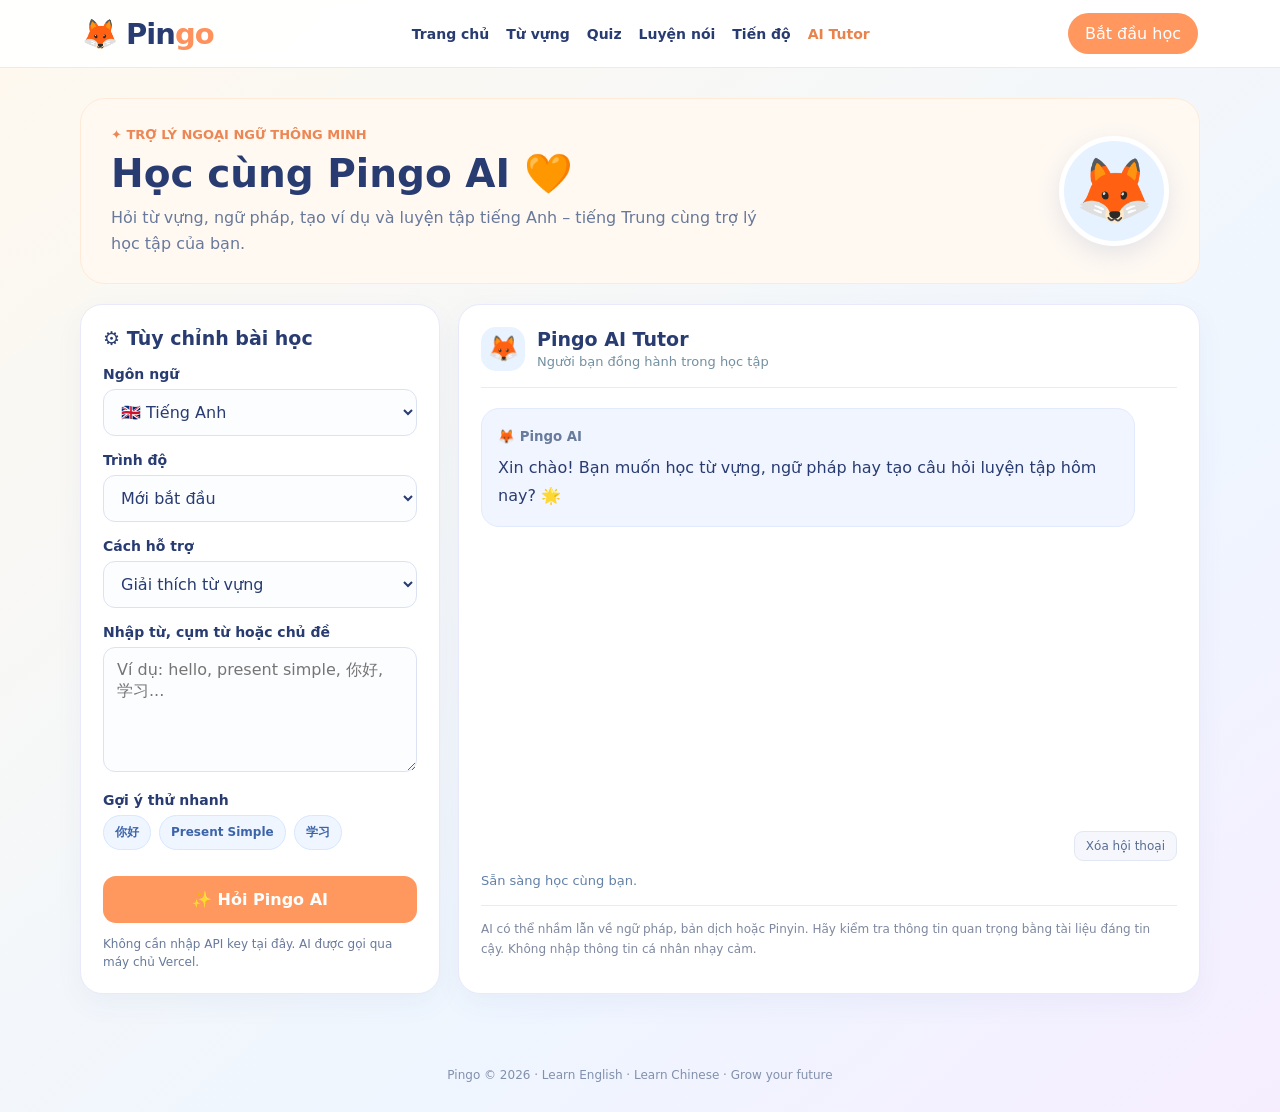
<file: tutor.html>
<!doctype html>
<html lang="vi">
<head>
<meta charset="utf-8"><meta name="viewport" content="width=device-width,initial-scale=1">
<title>Pingo AI Tutor | Học Anh – Trung cùng Pingo</title>
<style>
:root{--ink:#293c71;--muted:#68799b;--blue:#7db3ff;--orange:#ffb277;--cream:#fff8ed;--lav:#c9b8ff;--line:#e8eafb;--white:#fff}*{box-sizing:border-box}body{margin:0;background:linear-gradient(140deg,#fff9ee,#eff6ff 65%,#f6eeff);font:16px system-ui,-apple-system,'Segoe UI',sans-serif;color:var(--ink)}a{text-decoration:none;color:inherit}button,select,textarea{font:inherit}button{cursor:pointer}header{background:#ffffffee;border-bottom:1px solid var(--line);position:sticky;top:0;z-index:3;backdrop-filter:blur(9px)}.nav{max-width:1160px;margin:auto;padding:13px 22px;display:flex;justify-content:space-between;align-items:center;gap:18px;flex-wrap:wrap}.brand{font-weight:900;font-size:29px;letter-spacing:-1px}.brand span{color:#ff915c}.links{display:flex;gap:17px;align-items:center;flex-wrap:wrap;font-size:14px;font-weight:700}.links a:hover,.links a[aria-current]{color:#e9834b}.home{background:#ff975e;color:white;padding:11px 17px;border-radius:30px}.layout{max-width:1160px;margin:30px auto;padding:0 20px 44px}.hero{display:flex;align-items:center;justify-content:space-between;gap:22px;background:#fff9f2;border:1px solid #ffead8;border-radius:25px;padding:25px 30px;margin-bottom:20px}.eyebrow{color:#ec8755;font-size:13px;font-weight:800}.hero h1{font-size:clamp(28px,4vw,39px);margin:8px 0}.hero p{color:var(--muted);max-width:670px;line-height:1.65;margin:0}.mascot{width:110px;height:110px;flex:none;border-radius:50%;background:#e6f2ff;display:grid;place-items:center;font-size:63px;border:5px solid white;box-shadow:0 8px 25px #5c78b229}.grid{display:grid;grid-template-columns:360px minmax(0,1fr);gap:18px}.card{background:#fff;border:1px solid var(--line);border-radius:22px;box-shadow:0 10px 29px #41568d0d;padding:22px}.card h2{font-size:19px;margin:0 0 17px}.field{margin-bottom:16px}.field label{display:block;font-weight:750;font-size:14px;margin-bottom:7px}select,textarea{width:100%;background:#fcfdff;border:1px solid #dbe3f2;border-radius:12px;padding:12px 13px;color:var(--ink);outline:none}select:focus,textarea:focus{border-color:#71a9f7;box-shadow:0 0 0 3px #dceafe}textarea{resize:vertical;min-height:125px}.examples{display:flex;flex-wrap:wrap;gap:8px}.chip{border:1px solid #d7e8ff;background:#eff6ff;color:#3d64a8;border-radius:100px;padding:8px 11px;font-size:12px;font-weight:700}.chip:hover{background:#deecff}.send{width:100%;background:#ff985e;border:0;border-radius:13px;color:#fff;padding:14px;font-weight:850;margin-top:10px}.send:hover{background:#ed834b}.send:disabled{opacity:.55;cursor:wait}.hint{font-size:12px;color:var(--muted);line-height:1.5;margin:12px 0 0}.chat{display:flex;flex-direction:column;min-height:505px}.chatHead{display:flex;gap:12px;align-items:center;padding-bottom:16px;border-bottom:1px solid var(--line)}.avatar{height:44px;width:44px;background:#e8f3ff;display:grid;place-items:center;border-radius:15px;font-size:25px}.chatHead h2{margin:0 0 4px}.chatHead p{margin:0;color:#7290a1;font-size:13px}.conversation{padding:20px 0;flex:1;display:flex;flex-direction:column;gap:16px}.bubble{max-width:94%;border-radius:18px;padding:16px;line-height:1.75;white-space:pre-wrap;overflow-wrap:anywhere}.ai{align-self:flex-start;background:#f1f5ff;border:1px solid #e2eafe}.user{align-self:flex-end;background:#fff0e4;border:1px solid #ffddc7}.bubble small{display:block;color:#687b9d;font-weight:800;margin-bottom:6px}.status{font-size:13px;color:#6280a8;margin-top:12px;min-height:20px}.status.error{color:#bc3f47}.disclaimer{font-size:12px;color:#7e88a0;line-height:1.6;border-top:1px solid var(--line);padding-top:14px}.chatToolbar{display:flex;justify-content:flex-end}.clear{background:#f5f7fd;border:1px solid #e1e7f6;color:#596c93;border-radius:9px;padding:7px 11px;font-size:12px}footer{text-align:center;font-size:12px;color:#8190ac;padding-bottom:30px}@media(max-width:900px){.grid{grid-template-columns:1fr}.chat{min-height:430px}}@media(max-width:580px){.mascot{width:75px;height:75px;font-size:40px}.hero{padding:19px}.nav{justify-content:center}.links{justify-content:center}.card{padding:16px}.bubble{max-width:100%}}
</style>
</head>
<body>
<header><div class="nav"><a href="index.html" class="brand">🦊 Pin<span>go</span></a><nav class="links" aria-label="Điều hướng"><a href="index.html">Trang chủ</a><a href="vocabulary.html">Từ vựng</a><a href="quiz.html">Quiz</a><a href="pronunciation.html">Luyện nói</a><a href="progress.html">Tiến độ</a><a href="tutor.html" aria-current="page">AI Tutor</a></nav><a href="vocabulary.html" class="home">Bắt đầu học</a></div></header>
<main class="layout"><section class="hero"><div><span class="eyebrow">✦ TRỢ LÝ NGOẠI NGỮ THÔNG MINH</span><h1>Học cùng Pingo AI 🧡</h1><p>Hỏi từ vựng, ngữ pháp, tạo ví dụ và luyện tập tiếng Anh – tiếng Trung cùng trợ lý học tập của bạn.</p></div><div class="mascot" role="img" aria-label="Linh vật cáo Pingo">🦊</div></section>
<div class="grid"><section class="card" aria-label="Tùy chọn học tập"><h2>⚙️ Tùy chỉnh bài học</h2><div class="field"><label for="language">Ngôn ngữ</label><select id="language"><option value="en">🇬🇧 Tiếng Anh</option><option value="zh">🇨🇳 Tiếng Trung</option></select></div><div class="field"><label for="level">Trình độ</label><select id="level"><option value="beginner">Mới bắt đầu</option><option value="intermediate">Trung cấp</option><option value="advanced">Nâng cao</option></select></div><div class="field"><label for="mode">Cách hỗ trợ</label><select id="mode"><option value="explain">Giải thích từ vựng</option><option value="example">Tạo ví dụ</option><option value="grammar">Giải thích ngữ pháp</option><option value="quiz">Tạo 3 câu trắc nghiệm</option></select></div><div class="field"><label for="text">Nhập từ, cụm từ hoặc chủ đề</label><textarea id="text" maxlength="500" placeholder="Ví dụ: hello, present simple, 你好, 学习..."></textarea></div><div class="field"><label>Gợi ý thử nhanh</label><div class="examples"><button type="button" class="chip" data-language="zh" data-text="你好" data-mode="explain">你好</button><button type="button" class="chip" data-language="en" data-text="Present simple" data-mode="grammar">Present Simple</button><button type="button" class="chip" data-language="zh" data-text="学习" data-mode="example">学习</button></div></div><button class="send" id="ask" type="button">✨ Hỏi Pingo AI</button><p class="hint">Không cần nhập API key tại đây. AI được gọi qua máy chủ Vercel.</p></section>
<section class="card chat" aria-label="Kết quả AI"><div class="chatHead"><div class="avatar">🦊</div><div><h2>Pingo AI Tutor</h2><p>Người bạn đồng hành trong học tập</p></div></div><div id="conversation" class="conversation" aria-live="polite"><div class="bubble ai"><small>🦊 Pingo AI</small>Xin chào! Bạn muốn học từ vựng, ngữ pháp hay tạo câu hỏi luyện tập hôm nay? 🌟</div></div><div class="chatToolbar"><button type="button" id="clear" class="clear">Xóa hội thoại</button></div><div id="status" role="status" class="status">Sẵn sàng học cùng bạn.</div><p class="disclaimer">AI có thể nhầm lẫn về ngữ pháp, bản dịch hoặc Pinyin. Hãy kiểm tra thông tin quan trọng bằng tài liệu đáng tin cậy. Không nhập thông tin cá nhân nhạy cảm.</p></section></div></main><footer>Pingo © 2026 · Learn English · Learn Chinese · Grow your future</footer>
<script>
'use strict';
const $=id=>document.getElementById(id);
const conversation=$('conversation'),status=$('status'),ask=$('ask');
function bubble(author,message,type){const card=document.createElement('div');card.className='bubble '+type;const head=document.createElement('small');head.textContent=author;const body=document.createElement('div');body.textContent=message;card.append(head,body);conversation.append(card);card.scrollIntoView({block:'nearest',behavior:'smooth'});return card}
for(const chip of document.querySelectorAll('.chip'))chip.addEventListener('click',()=>{$('text').value=chip.dataset.text;$('language').value=chip.dataset.language;$('mode').value=chip.dataset.mode;$('text').focus()});
$('clear').addEventListener('click',()=>{conversation.replaceChildren();bubble('🦊 Pingo AI','Bắt đầu bài học mới nhé!','ai');status.textContent='Đã xóa nội dung hội thoại trên màn hình.';status.classList.remove('error')});
ask.addEventListener('click',async()=>{const text=$('text').value.trim();if(!text){status.textContent='Vui lòng nhập từ hoặc chủ đề cần học.';status.classList.add('error');$('text').focus();return}ask.disabled=true;ask.textContent='Đang xử lý…';status.textContent='Đang kết nối Pingo AI…';status.classList.remove('error');bubble('Bạn',text,'user');const loading=bubble('🦊 Pingo AI','Đang soạn bài học cho bạn…','ai');try{const response=await fetch('/api/tutor',{method:'POST',headers:{'Content-Type':'application/json'},body:JSON.stringify({text,language:$('language').value,level:$('level').value,mode:$('mode').value})});let data;try{data=await response.json()}catch{throw new Error('Máy chủ trả về dữ liệu không hợp lệ. Hãy kiểm tra Vercel Functions.')}if(!response.ok)throw new Error(data.error||'Không thể kết nối AI.');loading.querySelector('div').textContent=data.answer||'AI chưa tạo được nội dung.';status.textContent='Đã nhận câu trả lời từ AI.'}catch(error){loading.querySelector('div').textContent='Chưa thể trả lời. Bạn có thể thử lại sau khi kiểm tra cấu hình API.';status.textContent=error.message;status.classList.add('error')}finally{ask.disabled=false;ask.textContent='✨ Hỏi Pingo AI'}});
</script></body></html>
</file>
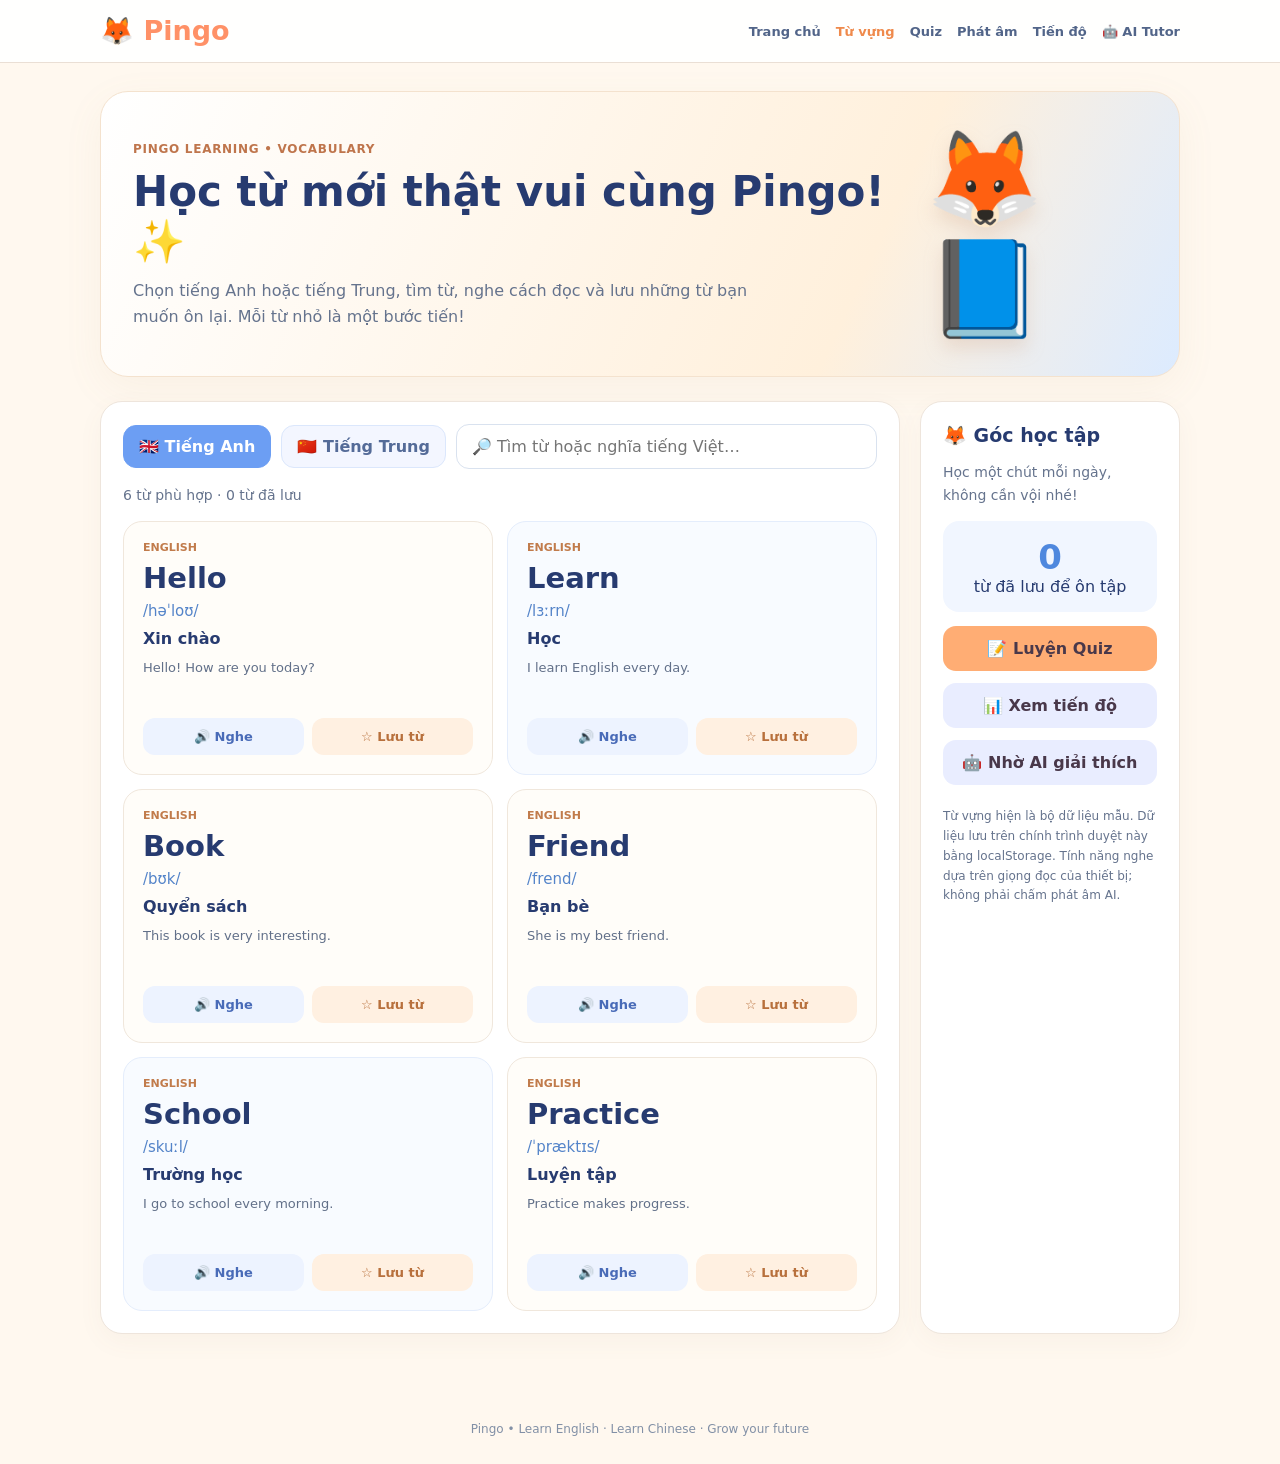
<file: vocabulary.html>
<!doctype html><html lang="vi"><head><meta charset="utf-8"><meta name="viewport" content="width=device-width,initial-scale=1"><title>Pingo | Học từ vựng</title><style>
:root{--ink:#273b70;--muted:#65738d;--orange:#ffad74;--blue:#7db3ff;--lav:#c9b8ff;--bg:#fff8ef;--line:#eadfd5;font-family:system-ui,-apple-system,'Segoe UI',Arial,sans-serif;color:var(--ink);background:var(--bg)}*{box-sizing:border-box}body{margin:0}a{text-decoration:none;color:inherit}button,input{font:inherit}button{cursor:pointer}header{background:#ffffffed;border-bottom:1px solid var(--line);position:sticky;top:0;z-index:3}.nav{max-width:1120px;margin:auto;padding:15px 20px;display:flex;align-items:center;justify-content:space-between;flex-wrap:wrap;gap:16px}.logo{font-size:27px;font-weight:900}.logo b{color:#ff9167}.links{display:flex;gap:15px;flex-wrap:wrap;font-weight:650;font-size:13px;color:#526589}.links a:hover,.links a[aria-current]{color:#ef8a4c}main{max-width:1120px;margin:0 auto;padding:28px 20px 60px}.hero{background:linear-gradient(115deg,#fff,#fff0dc 70%,#dcebff);border:1px solid #f4e2ce;border-radius:28px;padding:32px;display:flex;align-items:center;justify-content:space-between;gap:20px;box-shadow:0 12px 40px #a9895e12}.eyebrow{font-size:12px;color:#bf754c;font-weight:850;letter-spacing:.06em}.hero h1{font-size:clamp(27px,4vw,42px);line-height:1.2;margin:10px 0}.hero p{max-width:650px;color:var(--muted);line-height:1.65;margin:0}.mascot{font-size:94px;filter:drop-shadow(0 10px 9px #cc9c7a40)}.workspace{display:grid;grid-template-columns:1fr 260px;gap:20px;margin-top:24px}.panel{background:#fff;border:1px solid #eee5dc;border-radius:22px;padding:22px;box-shadow:0 8px 26px #7e6c580c}.tools{display:flex;gap:10px;flex-wrap:wrap;align-items:center}.tab{background:#f3f6ff;border:1px solid #dbe7fc;padding:11px 15px;border-radius:13px;font-weight:750;color:#546b98}.tab[aria-pressed=true]{background:#6c9ef3;border-color:#6c9ef3;color:white}.search{padding:12px 15px;border:1px solid #d9e2ef;border-radius:13px;flex:1;min-width:170px;outline-color:#83b1ef}.count{color:var(--muted);margin:18px 0;font-size:14px}.cards{display:grid;grid-template-columns:repeat(2,minmax(0,1fr));gap:14px}.card{background:#fffdf9;border:1px solid #f0e7dc;border-radius:19px;padding:19px;display:flex;flex-direction:column;gap:7px}.card:nth-child(3n+2){background:#f8fbff;border-color:#e4edfc}.card .tag{font-size:11px;font-weight:850;color:#c17b4b}.term{font-size:29px;font-weight:850;overflow-wrap:anywhere}.phon{font-size:15px;color:#5484c9}.meaning{font-size:16px;font-weight:700;margin:2px 0}.example{font-size:13px;line-height:1.7;color:#627089;min-height:44px}.actions{display:flex;gap:8px;margin-top:auto;padding-top:10px}.action{flex:1;background:#edf3ff;border:0;border-radius:12px;padding:11px 8px;color:#496bb8;font-size:13px;font-weight:800}.action.save{background:#fff0e1;color:#b8703c}.action.saved{background:#e5f6e6;color:#377d52}.side h2{font-size:19px;margin:0 0 12px}.side p{color:var(--muted);line-height:1.65;font-size:14px}.metric{background:#f1f6ff;border-radius:16px;padding:16px;text-align:center;margin:14px 0}.metric strong{font-size:34px;display:block;color:#4f88de}.primary{display:block;text-align:center;background:#ffad74;color:#49384a;padding:13px;border-radius:13px;font-weight:850;margin-top:12px}.secondary{background:#e9edff}.note{font-size:12px!important;margin-top:22px}.empty{padding:35px;color:var(--muted);text-align:center;grid-column:1/-1}footer{text-align:center;color:#8290a6;font-size:12px;padding:28px}@media(max-width:850px){.workspace{grid-template-columns:1fr}.side{order:-1}.mascot{font-size:65px}}@media(max-width:610px){.hero{padding:22px}.cards{grid-template-columns:1fr}.mascot{font-size:48px}.nav{justify-content:center}}
</style></head><body><header><div class="nav"><a class="logo" href="index.html">🦊 <b>Pingo</b></a><nav class="links"><a href="index.html">Trang chủ</a><a href="vocabulary.html" aria-current="page">Từ vựng</a><a href="quiz.html">Quiz</a><a href="pronunciation.html">Phát âm</a><a href="progress.html">Tiến độ</a><a href="tutor.html">🤖 AI Tutor</a></nav></div></header><main><section class="hero"><div><span class="eyebrow">PINGO LEARNING • VOCABULARY</span><h1>Học từ mới thật vui cùng Pingo! ✨</h1><p>Chọn tiếng Anh hoặc tiếng Trung, tìm từ, nghe cách đọc và lưu những từ bạn muốn ôn lại. Mỗi từ nhỏ là một bước tiến!</p></div><div class="mascot" aria-hidden="true">🦊📘</div></section><div class="workspace"><section class="panel"><div class="tools"><button id="en" class="tab" aria-pressed="true">🇬🇧 Tiếng Anh</button><button id="zh" class="tab" aria-pressed="false">🇨🇳 Tiếng Trung</button><input id="search" class="search" type="search" placeholder="🔎 Tìm từ hoặc nghĩa tiếng Việt…" aria-label="Tìm từ vựng"></div><p class="count" id="count" role="status"></p><div class="cards" id="cards"></div></section><aside class="panel side"><h2>🦊 Góc học tập</h2><p>Học một chút mỗi ngày, không cần vội nhé!</p><div class="metric"><strong id="savedCount">0</strong><span>từ đã lưu để ôn tập</span></div><a class="primary" href="quiz.html">📝 Luyện Quiz</a><a class="primary secondary" href="progress.html">📊 Xem tiến độ</a><a class="primary secondary" href="tutor.html">🤖 Nhờ AI giải thích</a><p class="note">Từ vựng hiện là bộ dữ liệu mẫu. Dữ liệu lưu trên chính trình duyệt này bằng localStorage. Tính năng nghe dựa trên giọng đọc của thiết bị; không phải chấm phát âm AI.</p></aside></div></main><footer>Pingo • Learn English · Learn Chinese · Grow your future</footer><script>
const words={en:[{id:'en-hello',term:'Hello',phon:'/həˈloʊ/',meaning:'Xin chào',example:'Hello! How are you today?'},{id:'en-learn',term:'Learn',phon:'/lɜːrn/',meaning:'Học',example:'I learn English every day.'},{id:'en-book',term:'Book',phon:'/bʊk/',meaning:'Quyển sách',example:'This book is very interesting.'},{id:'en-friend',term:'Friend',phon:'/frend/',meaning:'Bạn bè',example:'She is my best friend.'},{id:'en-school',term:'School',phon:'/skuːl/',meaning:'Trường học',example:'I go to school every morning.'},{id:'en-practice',term:'Practice',phon:'/ˈpræktɪs/',meaning:'Luyện tập',example:'Practice makes progress.'}],zh:[{id:'zh-nihao',term:'你好',phon:'nǐ hǎo',meaning:'Xin chào',example:'你好！很高兴认识你。'},{id:'zh-xuexi',term:'学习',phon:'xué xí',meaning:'Học tập',example:'我每天学习中文。'},{id:'zh-pengyou',term:'朋友',phon:'péng you',meaning:'Bạn bè',example:'他是我的朋友。'},{id:'zh-xiexie',term:'谢谢',phon:'xiè xie',meaning:'Cảm ơn',example:'谢谢你的帮助。'},{id:'zh-laoshi',term:'老师',phon:'lǎo shī',meaning:'Giáo viên',example:'我的老师很好。'},{id:'zh-xuesheng',term:'学生',phon:'xué sheng',meaning:'Học sinh, sinh viên',example:'我是大学生。'}]};
const $=id=>document.getElementById(id);let lang='en';let saved;try{const data=JSON.parse(localStorage.getItem('pingo.savedWords')||'[]');saved=new Set(Array.isArray(data)?data:[])}catch{saved=new Set()}
function render(){const q=$('search').value.trim().toLocaleLowerCase();const found=words[lang].filter(w=>(w.term+' '+w.phon+' '+w.meaning+' '+w.example).toLocaleLowerCase().includes(q));$('count').textContent=`${found.length} từ phù hợp · ${saved.size} từ đã lưu`;$('savedCount').textContent=saved.size;const root=$('cards');root.replaceChildren();if(!found.length){const empty=document.createElement('p');empty.className='empty';empty.textContent='Không tìm thấy từ phù hợp. Thử một từ khóa khác nhé!';root.append(empty);return}for(const w of found){const c=document.createElement('article');c.className='card';const tag=document.createElement('span');tag.className='tag';tag.textContent=lang==='en'?'ENGLISH':'中文 · MANDARIN';const term=document.createElement('div');term.className='term';term.textContent=w.term;const phon=document.createElement('div');phon.className='phon';phon.textContent=w.phon;const meaning=document.createElement('div');meaning.className='meaning';meaning.textContent=w.meaning;const example=document.createElement('div');example.className='example';example.textContent=w.example;const actions=document.createElement('div');actions.className='actions';const hear=document.createElement('button');hear.className='action';hear.textContent='🔊 Nghe';hear.onclick=()=>{if(!('speechSynthesis'in window)){alert('Trình duyệt chưa hỗ trợ giọng đọc.');return}speechSynthesis.cancel();const u=new SpeechSynthesisUtterance(w.term);u.lang=lang==='en'?'en-US':'zh-CN';u.rate=.85;speechSynthesis.speak(u)};const save=document.createElement('button');save.className='action save'+(saved.has(w.id)?' saved':'');save.textContent=saved.has(w.id)?'✓ Đã lưu':'☆ Lưu từ';save.onclick=()=>{saved.has(w.id)?saved.delete(w.id):saved.add(w.id);try{localStorage.setItem('pingo.savedWords',JSON.stringify([...saved]))}catch{alert('Không thể lưu từ trên trình duyệt này.')}render()};actions.append(hear,save);c.append(tag,term,phon,meaning,example,actions);root.append(c)}}function choose(next){lang=next;for(const k of ['en','zh'])$(k).setAttribute('aria-pressed',String(k===next));render()}$('en').onclick=()=>choose('en');$('zh').onclick=()=>choose('zh');$('search').oninput=render;render();
</script></body></html>
</file>
